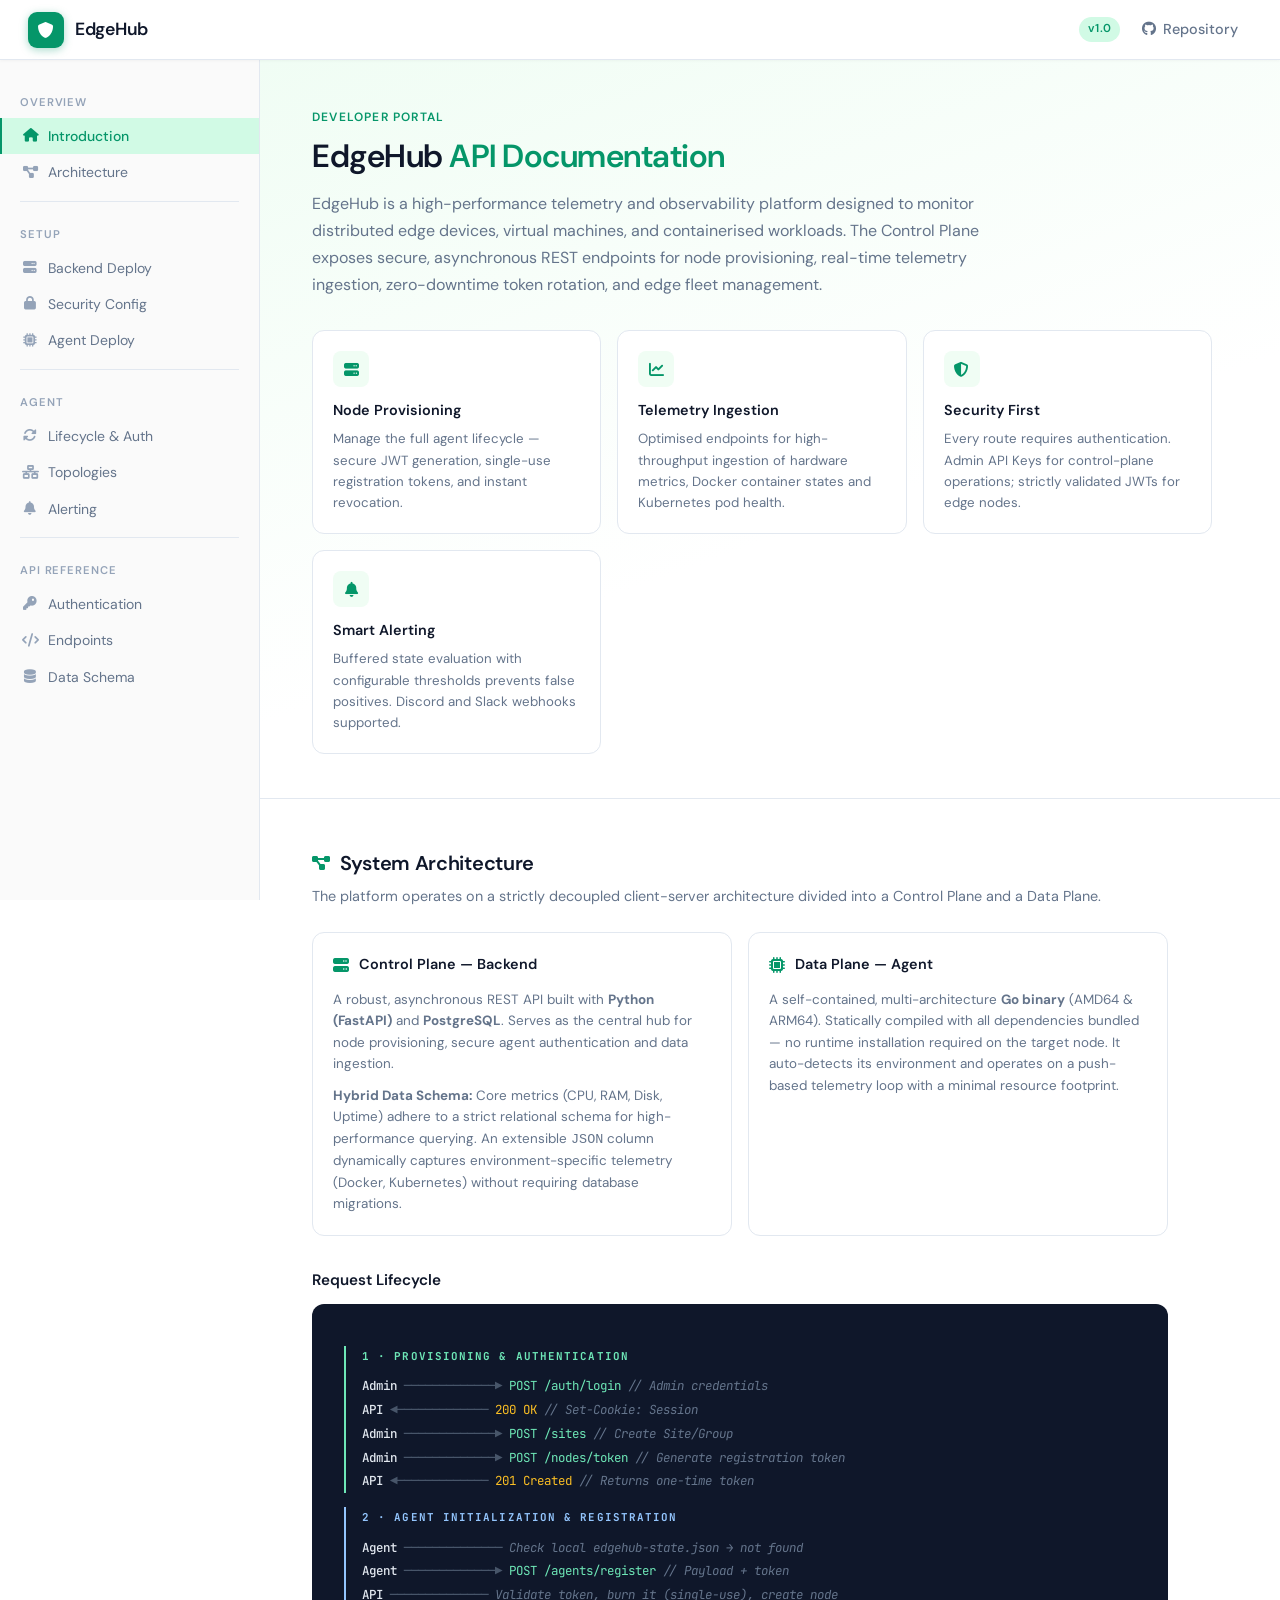
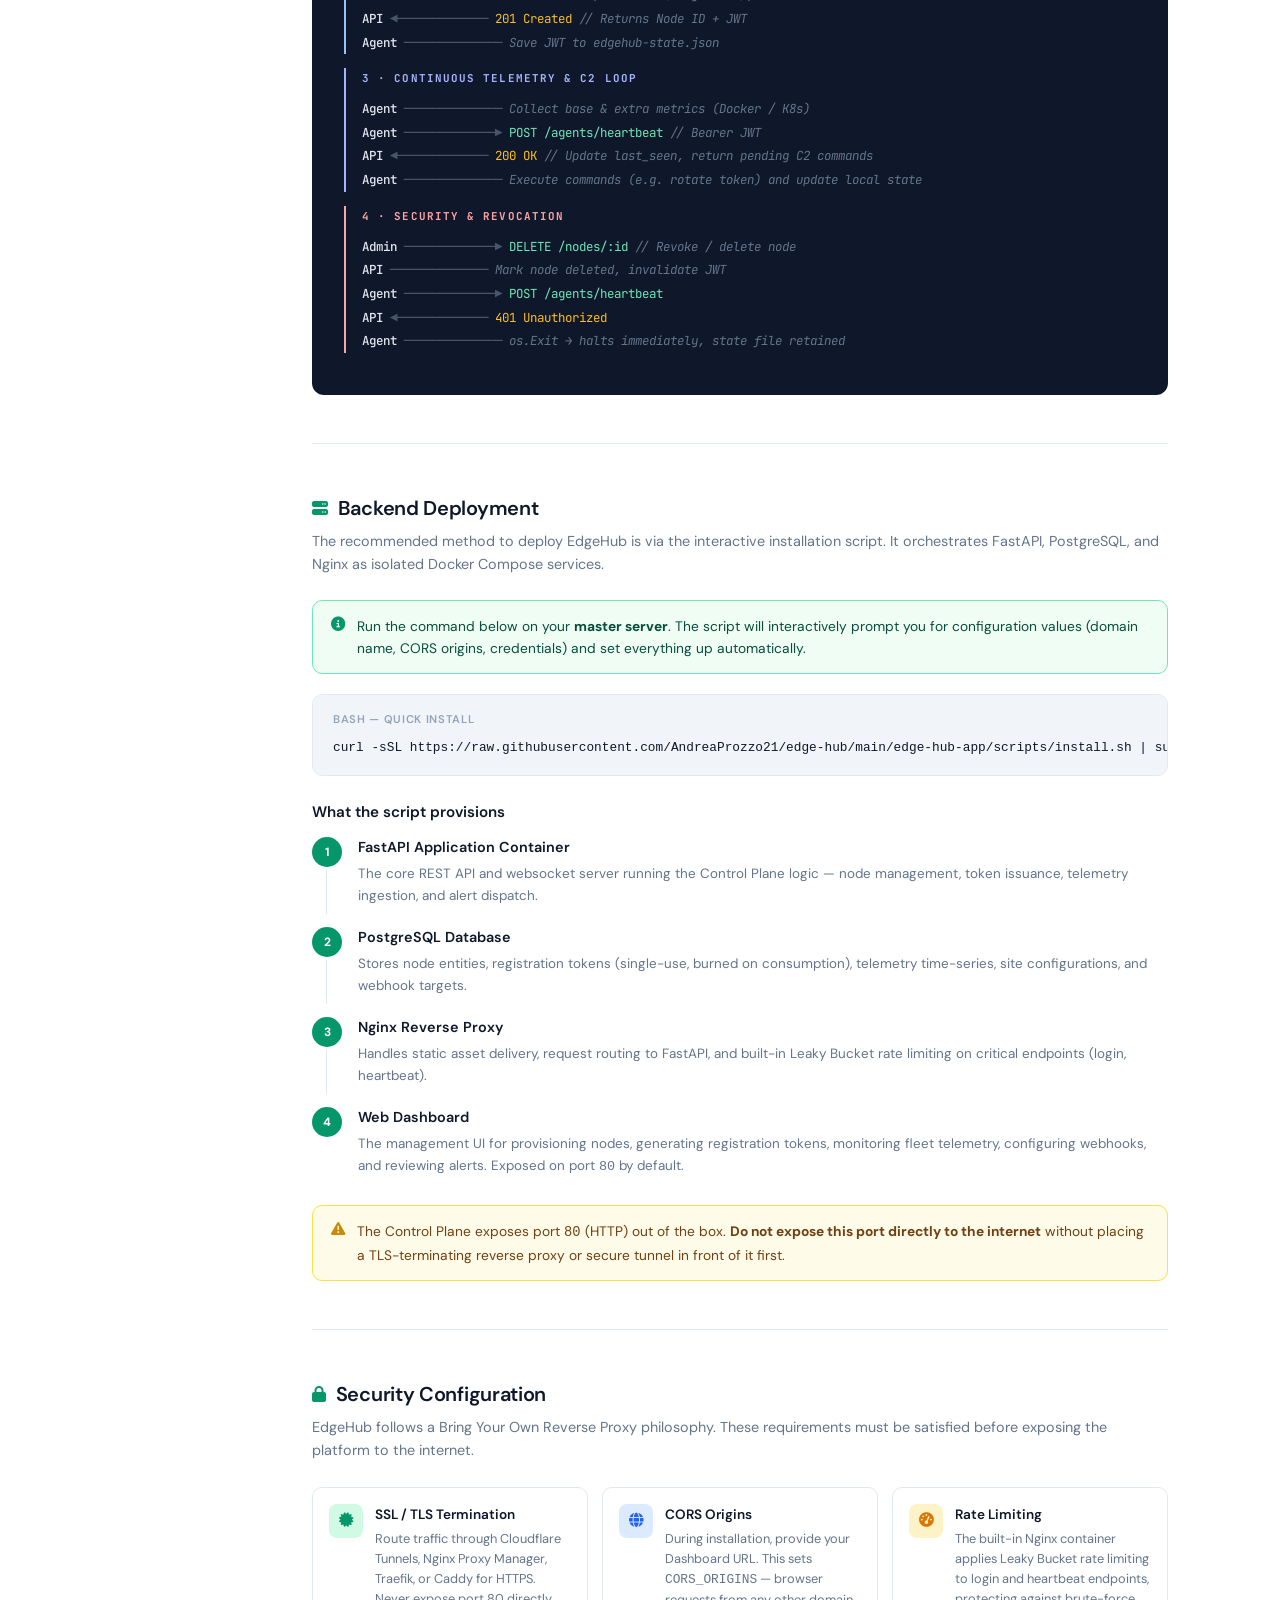
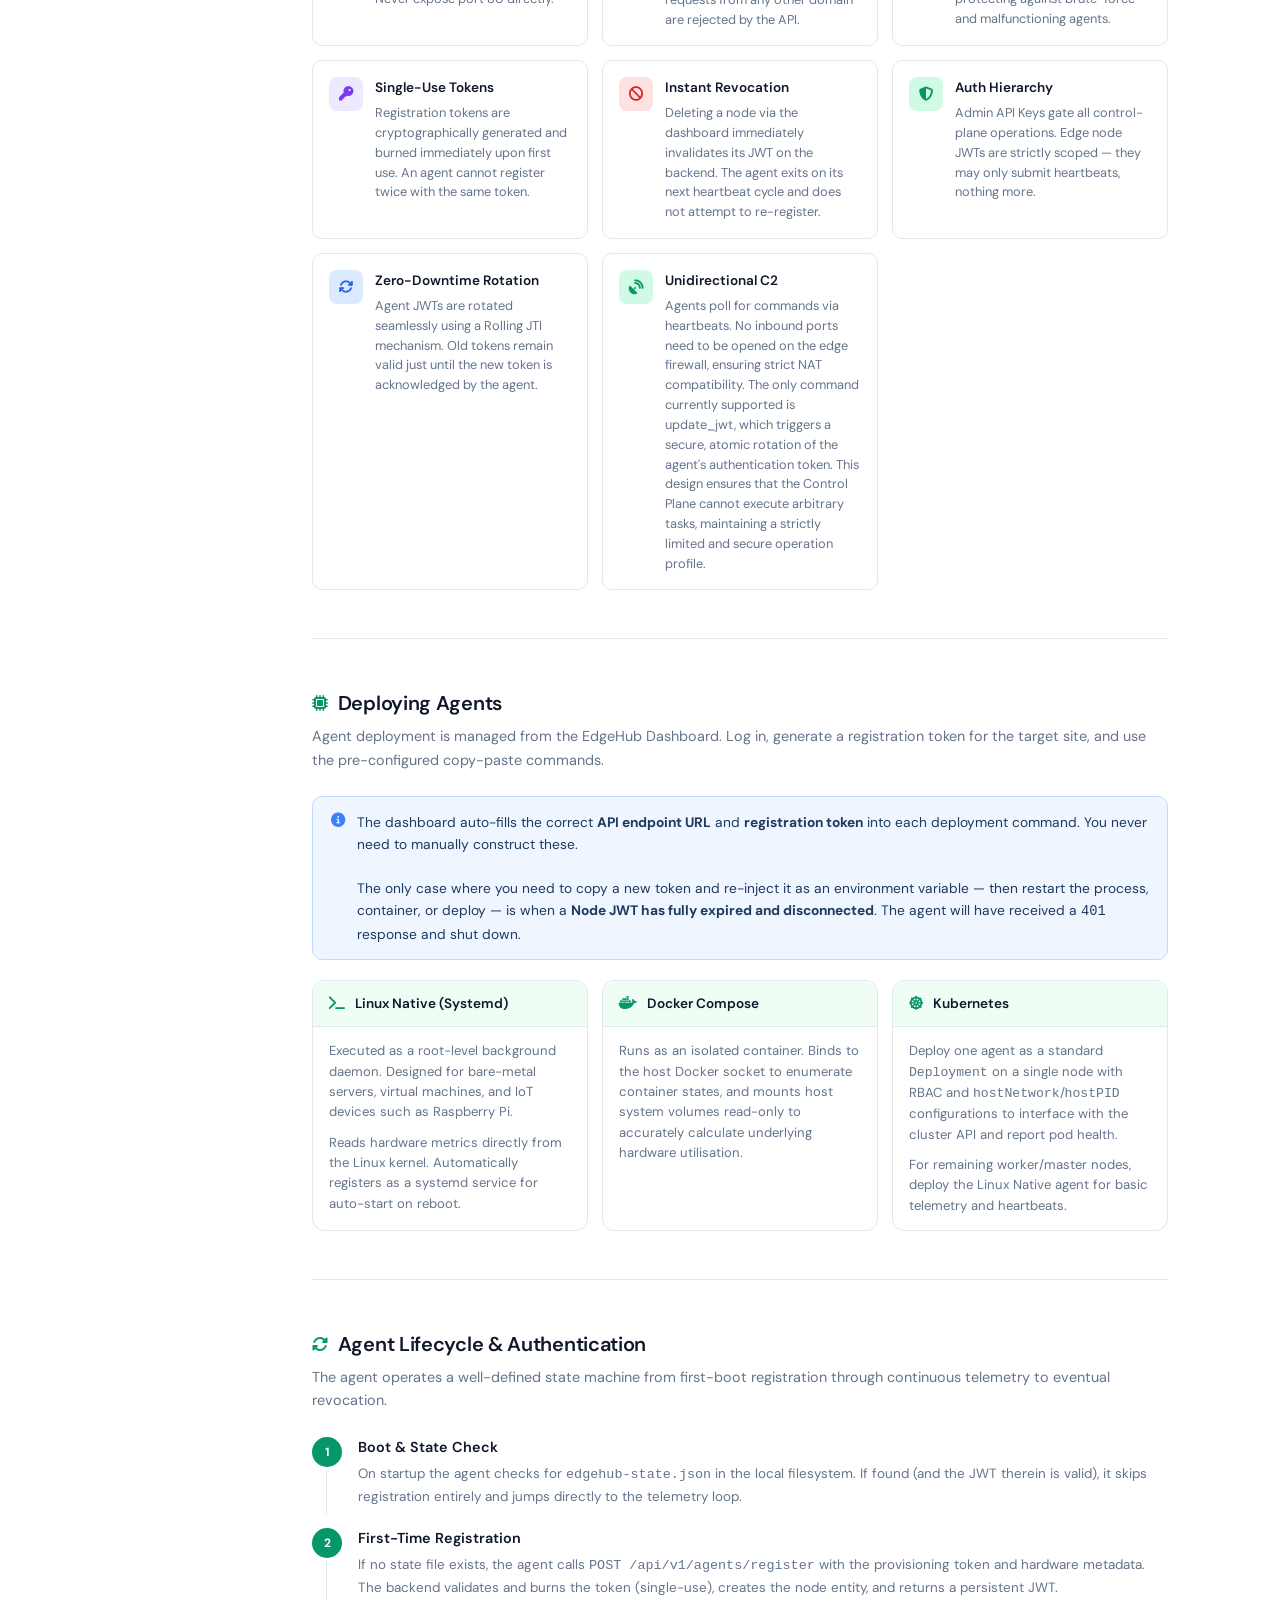
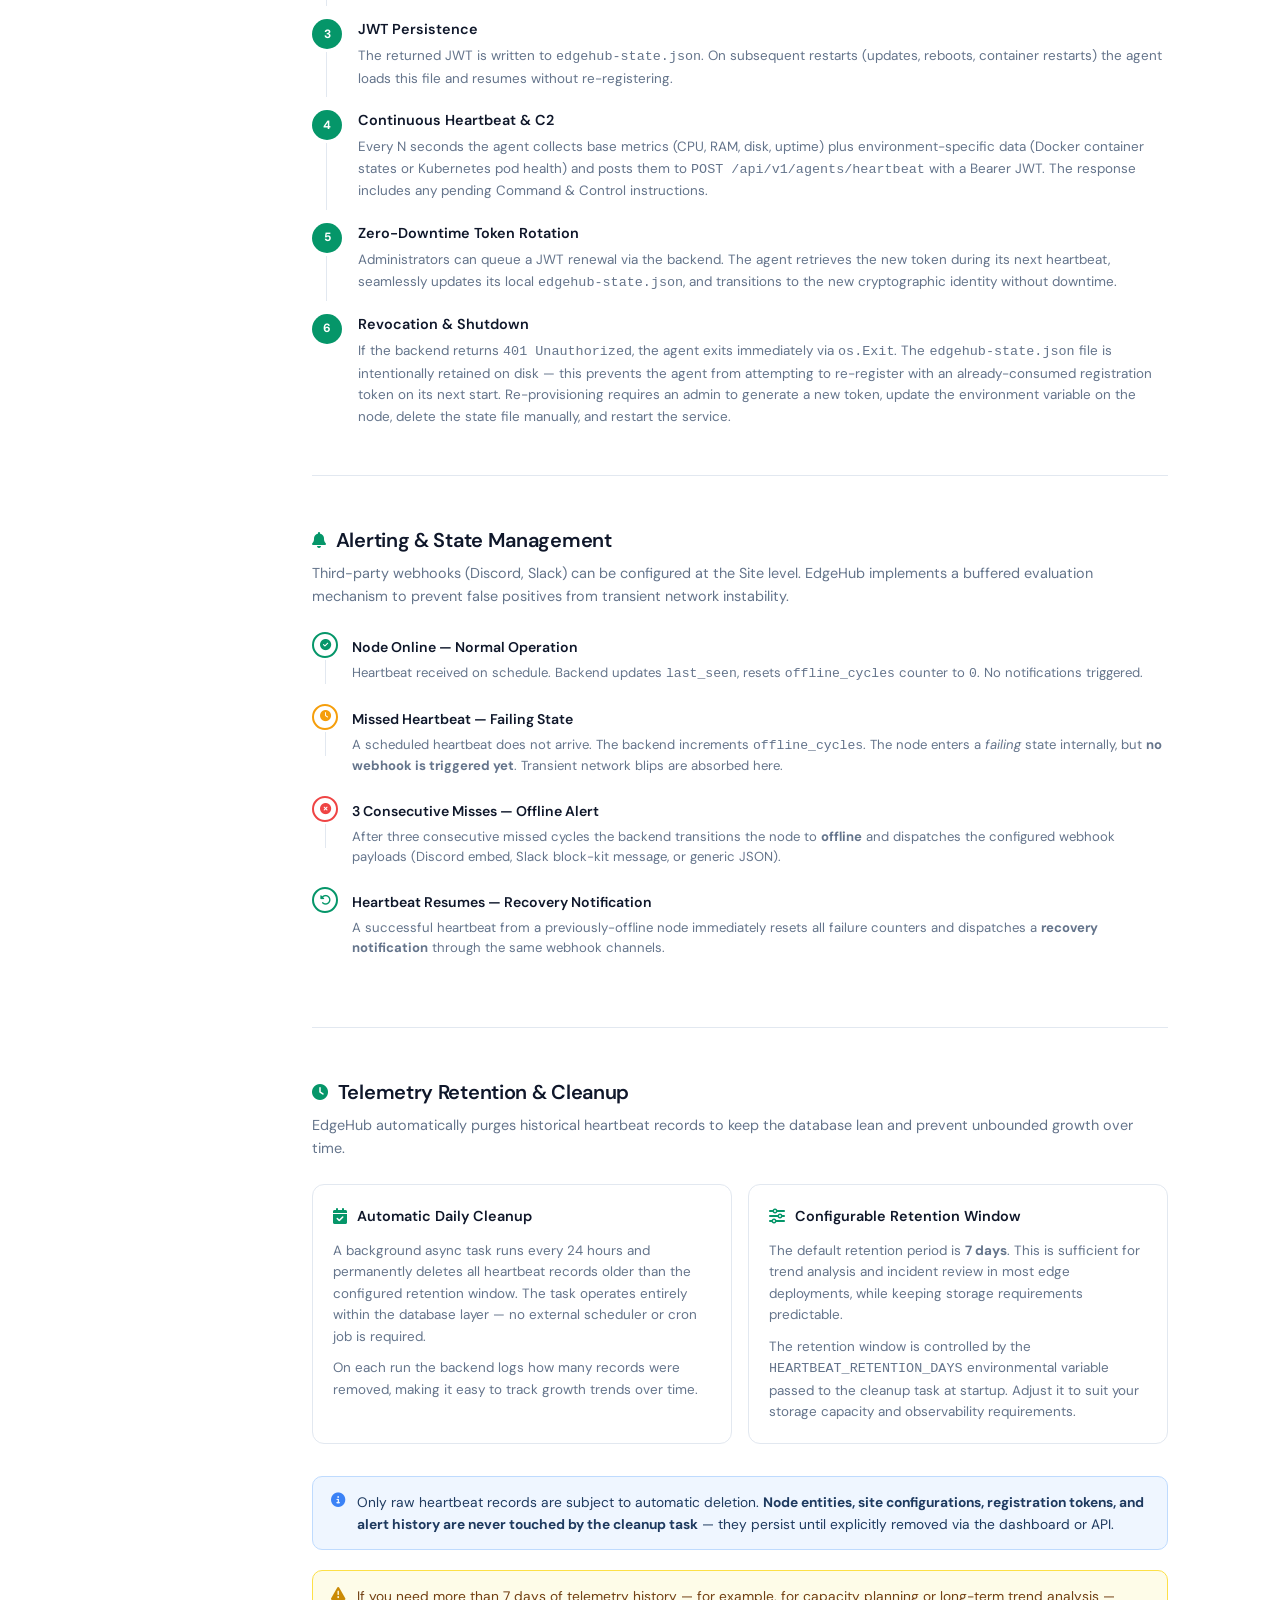
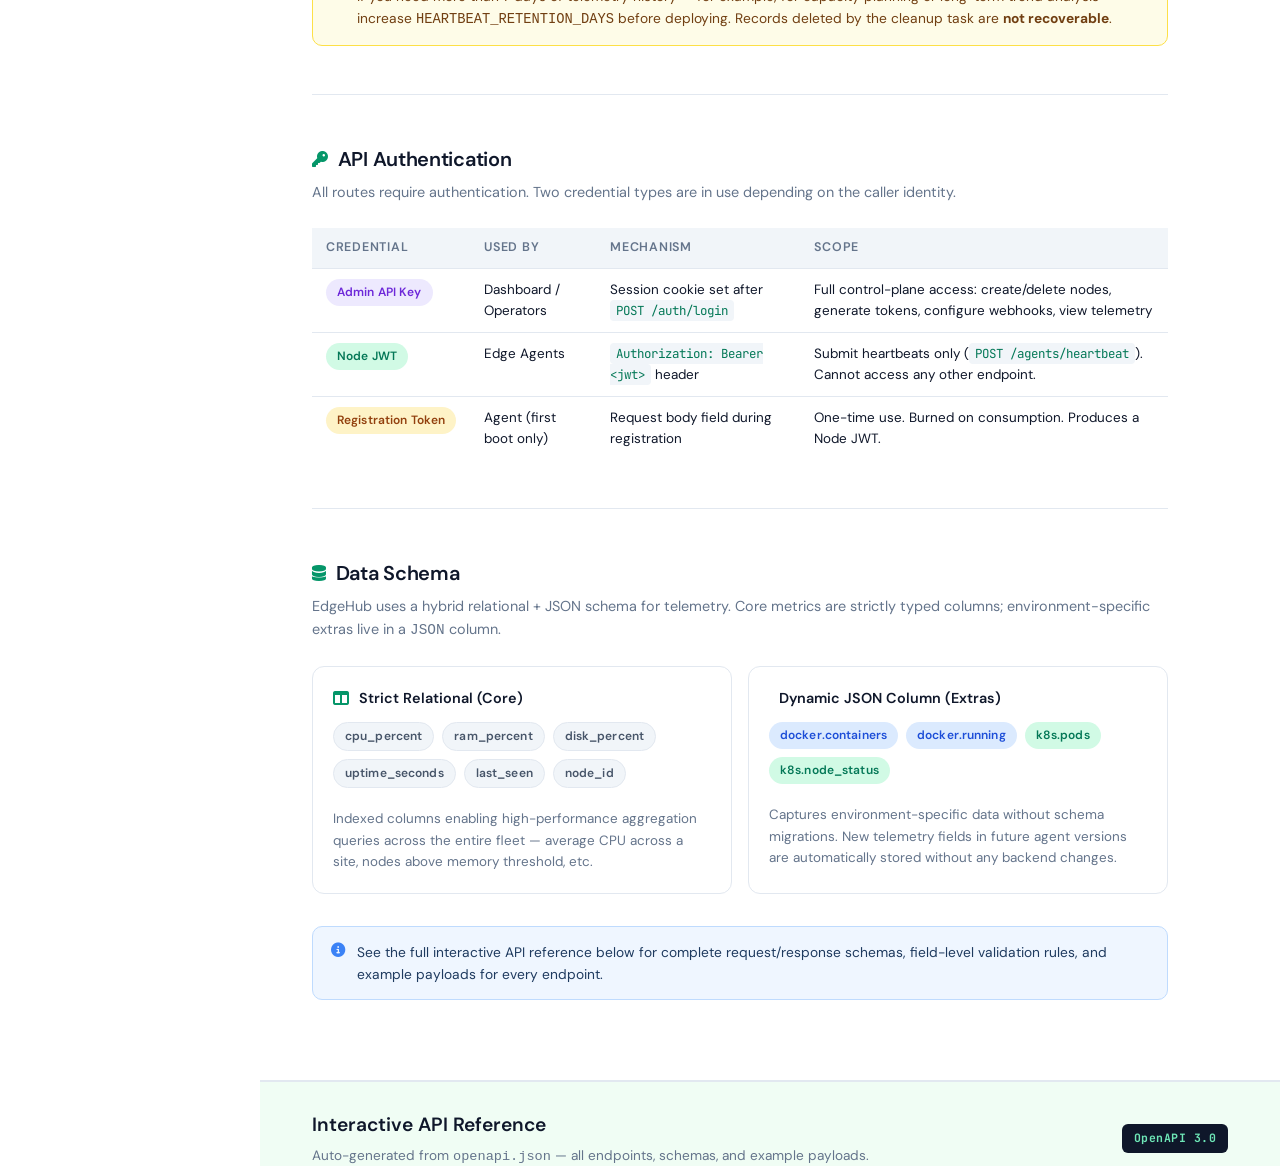
<file: edge-hub-app/docs/index.html>
<!DOCTYPE html>
<html lang="en">
<head>
    <link rel="icon" type="image/x-icon" href="favicon.ico">
    <meta charset="utf-8"/>
    <meta name="viewport" content="width=device-width, initial-scale=1">
    <title>Developer Portal | EdgeHub</title>

    <link rel="preconnect" href="https://fonts.googleapis.com">
    <link rel="preconnect" href="https://fonts.gstatic.com" crossorigin>
    <link href="https://fonts.googleapis.com/css2?family=DM+Sans:ital,opsz,wght@0,9..40,300;0,9..40,400;0,9..40,500;0,9..40,600;1,9..40,400&family=JetBrains+Mono:wght@400;500&display=swap" rel="stylesheet">
    <link rel="stylesheet" href="https://cdnjs.cloudflare.com/ajax/libs/font-awesome/6.4.0/css/all.min.css">

    <style>
        :root {
            --primary: #059669;
            --primary-hover: #047857;
            --primary-light: #d1fae5;
            --primary-mid: #6ee7b7;
            --bg-base: #ffffff;
            --bg-subtle: #f0fdf4;
            --bg-sidebar: #fafafa;
            --text-main: #0f172a;
            --text-muted: #64748b;
            --text-light: #94a3b8;
            --border-color: #e2e8f0;
            --border-strong: #cbd5e1;
            --code-bg: #f1f5f9;
            --danger: #ef4444;
            --warning: #f59e0b;
            --info: #3b82f6;
            --sidebar-width: 260px;
            --nav-height: 60px;
        }

        *, *::before, *::after { box-sizing: border-box; }

        body {
            margin: 0;
            padding: 0;
            font-family: 'DM Sans', sans-serif;
            background-color: var(--bg-base);
            color: var(--text-main);
            font-size: 15px;
            line-height: 1.6;
        }

        /* ─── TOPNAV ─── */
        .topnav {
            position: sticky;
            top: 0;
            z-index: 1000;
            height: var(--nav-height);
            background: var(--bg-base);
            border-bottom: 1px solid var(--border-color);
            display: flex;
            align-items: center;
            justify-content: space-between;
            padding: 0 28px;
            box-shadow: 0 1px 3px rgba(0,0,0,0.04);
        }

        .nav-brand {
            display: flex;
            align-items: center;
            gap: 11px;
            font-weight: 600;
            font-size: 1.1rem;
            color: var(--text-main);
            letter-spacing: -0.3px;
            text-decoration: none;
        }

        .brand-icon {
            width: 36px;
            height: 36px;
            background: var(--primary);
            border-radius: 9px;
            display: flex;
            align-items: center;
            justify-content: center;
            flex-shrink: 0;
            box-shadow: 0 2px 8px rgba(5,150,105,0.35);
        }

        .brand-icon i {
            color: #fff;
            font-size: 16px;
        }

        .nav-right {
            display: flex;
            align-items: center;
            gap: 8px;
        }

        .nav-badge {
            font-size: 0.72rem;
            font-weight: 600;
            color: var(--primary);
            background: var(--primary-light);
            padding: 3px 9px;
            border-radius: 20px;
            letter-spacing: 0.02em;
        }

        .nav-link {
            display: inline-flex;
            align-items: center;
            gap: 7px;
            color: var(--text-muted);
            text-decoration: none;
            font-size: 0.9rem;
            font-weight: 500;
            padding: 6px 14px;
            border-radius: 8px;
            transition: background 0.15s, color 0.15s;
        }

        .nav-link:hover {
            background: var(--bg-subtle);
            color: var(--primary);
        }

        /* ─── LAYOUT ─── */
        .page-wrapper {
            display: flex;
            min-height: calc(100vh - var(--nav-height));
        }

        /* ─── SIDEBAR ─── */
        .sidebar {
            width: var(--sidebar-width);
            flex-shrink: 0;
            background: var(--bg-sidebar);
            border-right: 1px solid var(--border-color);
            position: sticky;
            top: var(--nav-height);
            height: calc(100vh - var(--nav-height));
            overflow-y: auto;
            padding: 20px 0 40px;
            scrollbar-width: thin;
            scrollbar-color: var(--border-strong) transparent;
        }

        .sidebar::-webkit-scrollbar { width: 4px; }
        .sidebar::-webkit-scrollbar-thumb { background: var(--border-strong); border-radius: 4px; }

        .sidebar-section {
            margin-bottom: 4px;
        }

        .sidebar-label {
            font-size: 0.7rem;
            font-weight: 600;
            color: var(--text-light);
            letter-spacing: 0.08em;
            text-transform: uppercase;
            padding: 14px 20px 6px;
        }

        .sidebar-link {
            display: flex;
            align-items: center;
            gap: 10px;
            padding: 7px 20px;
            color: var(--text-muted);
            text-decoration: none;
            font-size: 0.875rem;
            font-weight: 400;
            border-left: 2px solid transparent;
            transition: all 0.15s;
        }

        .sidebar-link i {
            width: 16px;
            text-align: center;
            font-size: 0.85rem;
            color: var(--text-light);
            flex-shrink: 0;
        }

        .sidebar-link:hover {
            color: var(--text-main);
            background: var(--border-color);
        }

        .sidebar-link.active {
            color: var(--primary);
            border-left-color: var(--primary);
            background: var(--primary-light);
            font-weight: 500;
        }

        .sidebar-link.active i {
            color: var(--primary);
        }

        .sidebar-divider {
            height: 1px;
            background: var(--border-color);
            margin: 10px 20px;
        }

        /* ─── MAIN CONTENT ─── */
        .main-content {
            flex: 1;
            min-width: 0;
        }

        /* ─── HERO ─── */
        .hero {
            background: linear-gradient(160deg, var(--bg-subtle) 0%, #ffffff 60%);
            border-bottom: 1px solid var(--border-color);
            padding: 48px 52px 44px;
        }

        .hero-eyebrow {
            font-size: 0.75rem;
            font-weight: 600;
            color: var(--primary);
            letter-spacing: 0.1em;
            text-transform: uppercase;
            margin: 0 0 10px;
        }

        .hero-title {
            font-size: 2rem;
            font-weight: 600;
            color: var(--text-main);
            letter-spacing: -0.5px;
            margin: 0 0 14px;
            line-height: 1.2;
        }

        .hero-title span { color: var(--primary); }

        .hero-desc {
            font-size: 1rem;
            color: var(--text-muted);
            max-width: 680px;
            margin: 0 0 32px;
            line-height: 1.7;
        }

        .hero-cards {
            display: grid;
            grid-template-columns: repeat(auto-fit, minmax(230px, 1fr));
            gap: 16px;
            max-width: 900px;
        }

        .hero-card {
            background: var(--bg-base);
            border: 1px solid var(--border-color);
            border-radius: 12px;
            padding: 20px;
            transition: box-shadow 0.2s, border-color 0.2s, transform 0.2s;
        }

        .hero-card:hover {
            border-color: var(--primary-mid);
            box-shadow: 0 4px 16px rgba(5,150,105,0.10);
            transform: translateY(-2px);
        }

        .hero-card-icon {
            width: 36px;
            height: 36px;
            background: var(--bg-subtle);
            border-radius: 8px;
            display: flex;
            align-items: center;
            justify-content: center;
            margin-bottom: 12px;
        }

        .hero-card-icon i { color: var(--primary); font-size: 15px; }

        .hero-card h3 {
            margin: 0 0 6px;
            font-size: 0.9rem;
            font-weight: 600;
            color: var(--text-main);
        }

        .hero-card p {
            margin: 0;
            font-size: 0.83rem;
            color: var(--text-muted);
            line-height: 1.6;
        }

        /* ─── DOC SECTIONS ─── */
        .doc-body {
            padding: 48px 52px 60px;
            max-width: 960px;
        }

        .section-anchor {
            scroll-margin-top: calc(var(--nav-height) + 20px);
        }

        .section-title {
            font-size: 1.25rem;
            font-weight: 600;
            color: var(--text-main);
            letter-spacing: -0.3px;
            margin: 0 0 6px;
            display: flex;
            align-items: center;
            gap: 10px;
        }

        .section-title i {
            color: var(--primary);
            font-size: 1rem;
        }

        .section-subtitle {
            font-size: 0.9rem;
            color: var(--text-muted);
            margin: 0 0 24px;
        }

        .section-divider {
            border: none;
            border-top: 1px solid var(--border-color);
            margin: 48px 0;
        }

        /* ─── CARDS GRID ─── */
        .cards-grid {
            display: grid;
            grid-template-columns: repeat(auto-fit, minmax(260px, 1fr));
            gap: 16px;
            margin-bottom: 32px;
        }

        .info-card {
            border: 1px solid var(--border-color);
            border-radius: 12px;
            padding: 20px;
            background: var(--bg-base);
        }

        .info-card-header {
            display: flex;
            align-items: center;
            gap: 10px;
            margin-bottom: 12px;
        }

        .info-card-header i {
            color: var(--primary);
            font-size: 1rem;
        }

        .info-card-header h4 {
            margin: 0;
            font-size: 0.9rem;
            font-weight: 600;
            color: var(--text-main);
        }

        .info-card p {
            margin: 0 0 10px;
            font-size: 0.84rem;
            color: var(--text-muted);
            line-height: 1.6;
        }

        .info-card p:last-child { margin-bottom: 0; }

        /* ─── STEPS ─── */
        .steps {
            counter-reset: step;
            margin: 0 0 28px;
        }

        .step {
            display: flex;
            gap: 16px;
            margin-bottom: 20px;
            position: relative;
        }

        .step:not(:last-child)::before {
            content: '';
            position: absolute;
            left: 14px;
            top: 34px;
            bottom: -8px;
            width: 1px;
            background: var(--border-color);
        }

        .step-num {
            counter-increment: step;
            width: 30px;
            height: 30px;
            border-radius: 50%;
            background: var(--primary);
            color: #fff;
            font-size: 0.75rem;
            font-weight: 700;
            display: flex;
            align-items: center;
            justify-content: center;
            flex-shrink: 0;
            margin-top: 1px;
        }

        .step-body h4 {
            margin: 0 0 4px;
            font-size: 0.9rem;
            font-weight: 600;
            color: var(--text-main);
        }

        .step-body p {
            margin: 0;
            font-size: 0.84rem;
            color: var(--text-muted);
            line-height: 1.6;
        }

        /* ─── CODE ─── */
        .code-block {
            background: var(--code-bg);
            border: 1px solid var(--border-color);
            border-radius: 10px;
            padding: 16px 20px;
            font-family: 'JetBrains Mono', monospace;
            font-size: 0.8rem;
            color: var(--text-main);
            overflow-x: auto;
            margin: 12px 0 20px;
            position: relative;
        }

        .code-block .code-label {
            font-family: 'DM Sans', sans-serif;
            font-size: 0.7rem;
            font-weight: 600;
            color: var(--text-light);
            letter-spacing: 0.06em;
            text-transform: uppercase;
            margin-bottom: 8px;
        }

        .code-block code {
            display: block;
            white-space: pre;
            line-height: 1.7;
        }

        .token-kw { color: #7c3aed; }
        .token-str { color: #059669; }
        .token-cmt { color: #94a3b8; font-style: italic; }
        .token-cmd { color: #0f172a; }

        /* ─── BADGE ROW ─── */
        .badge-row {
            display: flex;
            flex-wrap: wrap;
            gap: 8px;
            margin: 0 0 20px;
        }

        .badge {
            font-size: 0.75rem;
            font-weight: 600;
            padding: 4px 11px;
            border-radius: 20px;
            letter-spacing: 0.01em;
            white-space: nowrap;
            display: inline-block;
        }

        .badge-green  { background: var(--primary-light); color: var(--primary-hover); }
        .badge-blue   { background: #dbeafe; color: #1d4ed8; }
        .badge-amber  { background: #fef3c7; color: #92400e; }
        .badge-red    { background: #fee2e2; color: #b91c1c; }
        .badge-purple { background: #ede9fe; color: #6d28d9; }
        .badge-gray   { background: #f1f5f9; color: #475569; border: 1px solid var(--border-color); }

        /* ─── TABLE ─── */
        .doc-table {
            width: 100%;
            border-collapse: collapse;
            font-size: 0.84rem;
            margin: 0 0 24px;
        }

        .doc-table th {
            text-align: left;
            padding: 10px 14px;
            font-weight: 600;
            font-size: 0.78rem;
            text-transform: uppercase;
            letter-spacing: 0.06em;
            color: var(--text-muted);
            background: var(--code-bg);
            border-bottom: 1px solid var(--border-color);
        }

        .doc-table td {
            padding: 10px 14px;
            color: var(--text-main);
            border-bottom: 1px solid var(--border-color);
            vertical-align: top;
        }

        .doc-table tr:last-child td { border-bottom: none; }
        .doc-table tr:hover td { background: var(--bg-subtle); }

        .doc-table code {
            font-family: 'JetBrains Mono', monospace;
            font-size: 0.78rem;
            background: var(--code-bg);
            padding: 2px 6px;
            border-radius: 4px;
            color: var(--primary-hover);
        }

        /* ─── CALLOUT ─── */
        .callout {
            border-radius: 10px;
            padding: 14px 18px;
            font-size: 0.86rem;
            margin: 0 0 20px;
            display: flex;
            gap: 12px;
            align-items: flex-start;
            line-height: 1.6;
        }

        .callout i { margin-top: 2px; flex-shrink: 0; font-size: 0.9rem; }

        .callout-warn  { background: #fefce8; border: 1px solid #fde047; color: #713f12; }
        .callout-warn i { color: #ca8a04; }
        .callout-info  { background: #eff6ff; border: 1px solid #bfdbfe; color: #1e3a5f; }
        .callout-info i { color: var(--info); }
        .callout-danger{ background: #fff1f2; border: 1px solid #fecdd3; color: #881337; }
        .callout-danger i { color: var(--danger); }
        .callout-green { background: var(--bg-subtle); border: 1px solid var(--primary-mid); color: #064e3b; }
        .callout-green i { color: var(--primary); }

        /* ─── SEQUENCE DIAGRAM ─── */
        .sequence-block {
            background: #0f172a;
            border-radius: 12px;
            padding: 28px 32px;
            margin: 12px 0 24px;
            font-family: 'JetBrains Mono', monospace;
            font-size: 0.78rem;
            line-height: 1.9;
            overflow-x: auto;
        }

        .seq-phase {
            border-left: 2px solid;
            padding-left: 16px;
            margin: 14px 0;
        }
        .seq-phase.provision { border-color: #6ee7b7; }
        .seq-phase.register  { border-color: #93c5fd; }
        .seq-phase.telemetry { border-color: #a5b4fc; }
        .seq-phase.revoke    { border-color: #fca5a5; }

        .seq-label {
            font-size: 0.68rem;
            font-weight: 700;
            letter-spacing: 0.1em;
            text-transform: uppercase;
            margin-bottom: 8px;
        }
        .seq-phase.provision .seq-label { color: #6ee7b7; }
        .seq-phase.register  .seq-label { color: #93c5fd; }
        .seq-phase.telemetry .seq-label { color: #a5b4fc; }
        .seq-phase.revoke    .seq-label { color: #fca5a5; }

        .seq-line { color: #94a3b8; }
        .seq-line .actor { color: #e2e8f0; font-weight: 500; }
        .seq-line .arrow { color: #475569; }
        .seq-line .method { color: #6ee7b7; }
        .seq-line .status { color: #fbbf24; }
        .seq-line .note   { color: #64748b; font-style: italic; }

        /* ─── TOPOLOGY GRID ─── */
        .topo-grid {
            display: grid;
            grid-template-columns: repeat(auto-fit, minmax(220px, 1fr));
            gap: 14px;
            margin: 0 0 28px;
        }

        .topo-card {
            border: 1px solid var(--border-color);
            border-radius: 12px;
            overflow: hidden;
        }

        .topo-header {
            background: var(--bg-subtle);
            padding: 12px 16px;
            display: flex;
            align-items: center;
            gap: 10px;
            border-bottom: 1px solid var(--border-color);
        }

        .topo-header i { color: var(--primary); font-size: 0.9rem; }
        .topo-header h4 { margin: 0; font-size: 0.85rem; font-weight: 600; color: var(--text-main); }

        .topo-body {
            padding: 14px 16px;
        }

        .topo-body p {
            margin: 0 0 10px;
            font-size: 0.82rem;
            color: var(--text-muted);
            line-height: 1.55;
        }

        .topo-body p:last-child { margin-bottom: 0; }

        .topo-tag {
            display: inline-block;
            font-size: 0.7rem;
            font-weight: 600;
            background: var(--code-bg);
            color: var(--text-muted);
            padding: 2px 8px;
            border-radius: 5px;
            font-family: 'JetBrains Mono', monospace;
            border: 1px solid var(--border-color);
        }

        /* ─── ALERT FLOW ─── */
        .alert-flow {
            display: flex;
            flex-direction: column;
            gap: 0;
            margin: 0 0 24px;
        }

        .alert-step {
            display: flex;
            align-items: flex-start;
            gap: 14px;
        }

        .alert-line-wrap {
            display: flex;
            flex-direction: column;
            align-items: center;
            flex-shrink: 0;
        }

        .alert-dot {
            width: 26px;
            height: 26px;
            border-radius: 50%;
            border: 2px solid var(--primary);
            background: var(--bg-base);
            display: flex;
            align-items: center;
            justify-content: center;
            flex-shrink: 0;
        }

        .alert-dot i { font-size: 0.7rem; color: var(--primary); }
        .alert-dot.red { border-color: var(--danger); }
        .alert-dot.red i { color: var(--danger); }
        .alert-dot.amber { border-color: var(--warning); }
        .alert-dot.amber i { color: var(--warning); }

        .alert-connector {
            width: 1px;
            flex: 1;
            min-height: 24px;
            background: var(--border-color);
            margin: 2px 0;
        }

        .alert-body {
            padding-bottom: 20px;
        }

        .alert-body h4 {
            margin: 4px 0 4px;
            font-size: 0.88rem;
            font-weight: 600;
            color: var(--text-main);
        }

        .alert-body p {
            margin: 0;
            font-size: 0.82rem;
            color: var(--text-muted);
            line-height: 1.55;
        }

        /* ─── SECURITY GRID ─── */
        .security-grid {
            display: grid;
            grid-template-columns: repeat(auto-fit, minmax(240px, 1fr));
            gap: 14px;
            margin: 0 0 28px;
        }

        .security-item {
            border: 1px solid var(--border-color);
            border-radius: 10px;
            padding: 16px;
            display: flex;
            gap: 12px;
        }

        .security-icon {
            width: 34px;
            height: 34px;
            border-radius: 8px;
            display: flex;
            align-items: center;
            justify-content: center;
            flex-shrink: 0;
        }

        .security-icon.green  { background: var(--primary-light); }
        .security-icon.amber  { background: #fef3c7; }
        .security-icon.blue   { background: #dbeafe; }
        .security-icon.red    { background: #fee2e2; }
        .security-icon.purple { background: #ede9fe; }

        .security-icon.green  i { color: var(--primary); font-size: 0.9rem; }
        .security-icon.amber  i { color: #d97706; font-size: 0.9rem; }
        .security-icon.blue   i { color: #2563eb; font-size: 0.9rem; }
        .security-icon.red    i { color: #dc2626; font-size: 0.9rem; }
        .security-icon.purple i { color: #7c3aed; font-size: 0.9rem; }

        .security-text h4 { margin: 0 0 4px; font-size: 0.85rem; font-weight: 600; color: var(--text-main); }
        .security-text p  { margin: 0; font-size: 0.8rem; color: var(--text-muted); line-height: 1.55; }

        /* ─── REDOC WRAPPER ─── */
        .redoc-divider {
            border-top: 2px solid var(--border-color);
            margin: 0;
        }

        .redoc-header {
            padding: 28px 52px 20px;
            background: var(--bg-subtle);
            border-bottom: 1px solid var(--border-color);
            display: flex;
            align-items: center;
            justify-content: space-between;
        }

        .redoc-header h2 {
            margin: 0 0 4px;
            font-size: 1.2rem;
            font-weight: 600;
            color: var(--text-main);
        }

        .redoc-header p {
            margin: 0;
            font-size: 0.85rem;
            color: var(--text-muted);
        }

        .redoc-badge {
            font-size: 0.72rem;
            font-weight: 700;
            background: #0f172a;
            color: #6ee7b7;
            padding: 5px 12px;
            border-radius: 6px;
            letter-spacing: 0.04em;
            font-family: 'JetBrains Mono', monospace;
        }

        .redoc-container { width: 100%; }

        /* ─── RESPONSIVE ─── */
        @media (max-width: 860px) {
            .sidebar { display: none; }
            .hero { padding: 32px 24px 28px; }
            .doc-body { padding: 32px 24px 48px; }
            .redoc-header { padding: 20px 24px 16px; flex-direction: column; align-items: flex-start; gap: 10px; }
        }
    </style>
</head>
<body>

<header class="topnav">
    <a class="nav-brand" href="#">
        <div class="brand-icon">
            <i class="fas fa-shield"></i>
        </div>
        EdgeHub
    </a>
    <div class="nav-right">
        <span class="nav-badge">v1.0</span>
        <a class="nav-link" href="https://github.com/AndreaProzzo21/edge-hub" target="_blank">
            <i class="fab fa-github"></i> Repository
        </a>
    </div>
</header>

<div class="page-wrapper">

    <nav class="sidebar">
        <div class="sidebar-section">
            <div class="sidebar-label">Overview</div>
            <a class="sidebar-link active" href="#overview">
                <i class="fas fa-house"></i> Introduction
            </a>
            <a class="sidebar-link" href="#architecture">
                <i class="fas fa-diagram-project"></i> Architecture
            </a>
        </div>
        <div class="sidebar-divider"></div>
        <div class="sidebar-section">
            <div class="sidebar-label">Setup</div>
            <a class="sidebar-link" href="#backend-setup">
                <i class="fas fa-server"></i> Backend Deploy
            </a>
            <a class="sidebar-link" href="#security-config">
                <i class="fas fa-lock"></i> Security Config
            </a>
            <a class="sidebar-link" href="#agent-deploy">
                <i class="fas fa-microchip"></i> Agent Deploy
            </a>
        </div>
        <div class="sidebar-divider"></div>
        <div class="sidebar-section">
            <div class="sidebar-label">Agent</div>
            <a class="sidebar-link" href="#agent-lifecycle">
                <i class="fas fa-rotate"></i> Lifecycle & Auth
            </a>
            <a class="sidebar-link" href="#topologies">
                <i class="fas fa-network-wired"></i> Topologies
            </a>
            <a class="sidebar-link" href="#alerting">
                <i class="fas fa-bell"></i> Alerting
            </a>
        </div>
        <div class="sidebar-divider"></div>
        <div class="sidebar-section">
            <div class="sidebar-label">API Reference</div>
            <a class="sidebar-link" href="#api-auth">
                <i class="fas fa-key"></i> Authentication
            </a>
            <a class="sidebar-link" href="#api-endpoints">
                <i class="fas fa-code"></i> Endpoints
            </a>
            <a class="sidebar-link" href="#api-schema">
                <i class="fas fa-database"></i> Data Schema
            </a>
        </div>
    </nav>

    <div class="main-content">

        <section class="hero" id="overview">
            <p class="hero-eyebrow">Developer Portal</p>
            <h1 class="hero-title">EdgeHub <span>API Documentation</span></h1>
            <p class="hero-desc">
                EdgeHub is a high-performance telemetry and observability platform designed to monitor distributed edge devices, virtual machines, and containerised workloads. The Control Plane exposes secure, asynchronous REST endpoints for node provisioning, real-time telemetry ingestion, zero-downtime token rotation, and edge fleet management.
            </p>
            <div class="hero-cards">
                <div class="hero-card">
                    <div class="hero-card-icon"><i class="fas fa-server"></i></div>
                    <h3>Node Provisioning</h3>
                    <p>Manage the full agent lifecycle — secure JWT generation, single-use registration tokens, and instant revocation.</p>
                </div>
                <div class="hero-card">
                    <div class="hero-card-icon"><i class="fas fa-chart-line"></i></div>
                    <h3>Telemetry Ingestion</h3>
                    <p>Optimised endpoints for high-throughput ingestion of hardware metrics, Docker container states and Kubernetes pod health.</p>
                </div>
                <div class="hero-card">
                    <div class="hero-card-icon"><i class="fas fa-shield-halved"></i></div>
                    <h3>Security First</h3>
                    <p>Every route requires authentication. Admin API Keys for control-plane operations; strictly validated JWTs for edge nodes.</p>
                </div>
                <div class="hero-card">
                    <div class="hero-card-icon"><i class="fas fa-bell"></i></div>
                    <h3>Smart Alerting</h3>
                    <p>Buffered state evaluation with configurable thresholds prevents false positives. Discord and Slack webhooks supported.</p>
                </div>
            </div>
        </section>

        <div class="doc-body">

            <section class="section-anchor" id="architecture">
                <h2 class="section-title"><i class="fas fa-diagram-project"></i> System Architecture</h2>
                <p class="section-subtitle">The platform operates on a strictly decoupled client-server architecture divided into a Control Plane and a Data Plane.</p>

                <div class="cards-grid">
                    <div class="info-card">
                        <div class="info-card-header">
                            <i class="fas fa-server"></i>
                            <h4>Control Plane — Backend</h4>
                        </div>
                        <p>A robust, asynchronous REST API built with <strong>Python (FastAPI)</strong> and <strong>PostgreSQL</strong>. Serves as the central hub for node provisioning, secure agent authentication and data ingestion.</p>
                        <p><strong>Hybrid Data Schema:</strong> Core metrics (CPU, RAM, Disk, Uptime) adhere to a strict relational schema for high-performance querying. An extensible <code>JSON</code> column dynamically captures environment-specific telemetry (Docker, Kubernetes) without requiring database migrations.</p>
                    </div>
                    <div class="info-card">
                        <div class="info-card-header">
                            <i class="fas fa-microchip"></i>
                            <h4>Data Plane — Agent</h4>
                        </div>
                        <p>A self-contained, multi-architecture <strong>Go binary</strong> (AMD64 &amp; ARM64). Statically compiled with all dependencies bundled — no runtime installation required on the target node. It auto-detects its environment and operates on a push-based telemetry loop with a minimal resource footprint.</p>
                    </div>
                </div>

                <h3 style="font-size:0.95rem; font-weight:600; color:var(--text-main); margin:0 0 10px;">Request Lifecycle</h3>
                <div class="sequence-block">
                    <div class="seq-phase provision">
                        <div class="seq-label">1 · Provisioning &amp; Authentication</div>
                        <div class="seq-line"><span class="actor">Admin</span> <span class="arrow">─────────────▶</span> <span class="method">POST /auth/login</span> <span class="note">// Admin credentials</span></div>
                        <div class="seq-line"><span class="actor">API  </span> <span class="arrow">◀─────────────</span> <span class="status">200 OK</span> <span class="note">// Set-Cookie: Session</span></div>
                        <div class="seq-line"><span class="actor">Admin</span> <span class="arrow">─────────────▶</span> <span class="method">POST /sites</span> <span class="note">// Create Site/Group</span></div>
                        <div class="seq-line"><span class="actor">Admin</span> <span class="arrow">─────────────▶</span> <span class="method">POST /nodes/token</span> <span class="note">// Generate registration token</span></div>
                        <div class="seq-line"><span class="actor">API  </span> <span class="arrow">◀─────────────</span> <span class="status">201 Created</span> <span class="note">// Returns one-time token</span></div>
                    </div>
                    <div class="seq-phase register">
                        <div class="seq-label">2 · Agent Initialization &amp; Registration</div>
                        <div class="seq-line"><span class="actor">Agent</span> <span class="arrow">──────────────</span> <span class="note">Check local edgehub-state.json → not found</span></div>
                        <div class="seq-line"><span class="actor">Agent</span> <span class="arrow">─────────────▶</span> <span class="method">POST /agents/register</span> <span class="note">// Payload + token</span></div>
                        <div class="seq-line"><span class="actor">API  </span> <span class="arrow">──────────────</span> <span class="note">Validate token, burn it (single-use), create node</span></div>
                        <div class="seq-line"><span class="actor">API  </span> <span class="arrow">◀─────────────</span> <span class="status">201 Created</span> <span class="note">// Returns Node ID + JWT</span></div>
                        <div class="seq-line"><span class="actor">Agent</span> <span class="arrow">──────────────</span> <span class="note">Save JWT to edgehub-state.json</span></div>
                    </div>
                    <div class="seq-phase telemetry">
                        <div class="seq-label">3 · Continuous Telemetry &amp; C2 Loop</div>
                        <div class="seq-line"><span class="actor">Agent</span> <span class="arrow">──────────────</span> <span class="note">Collect base &amp; extra metrics (Docker / K8s)</span></div>
                        <div class="seq-line"><span class="actor">Agent</span> <span class="arrow">─────────────▶</span> <span class="method">POST /agents/heartbeat</span> <span class="note">// Bearer JWT</span></div>
                        <div class="seq-line"><span class="actor">API  </span> <span class="arrow">◀─────────────</span> <span class="status">200 OK</span> <span class="note">// Update last_seen, return pending C2 commands</span></div>
                        <div class="seq-line"><span class="actor">Agent</span> <span class="arrow">──────────────</span> <span class="note">Execute commands (e.g. rotate token) and update local state</span></div>
                    </div>
                    <div class="seq-phase revoke">
                        <div class="seq-label">4 · Security &amp; Revocation</div>
                        <div class="seq-line"><span class="actor">Admin</span> <span class="arrow">─────────────▶</span> <span class="method">DELETE /nodes/:id</span> <span class="note">// Revoke / delete node</span></div>
                        <div class="seq-line"><span class="actor">API  </span> <span class="arrow">──────────────</span> <span class="note">Mark node deleted, invalidate JWT</span></div>
                        <div class="seq-line"><span class="actor">Agent</span> <span class="arrow">─────────────▶</span> <span class="method">POST /agents/heartbeat</span></div>
                        <div class="seq-line"><span class="actor">API  </span> <span class="arrow">◀─────────────</span> <span class="status">401 Unauthorized</span></div>
                        <div class="seq-line"><span class="actor">Agent</span> <span class="arrow">──────────────</span> <span class="note">os.Exit → halts immediately, state file retained</span></div>
                    </div>
                </div>
            </section>

            <hr class="section-divider">

            <section class="section-anchor" id="backend-setup">
                <h2 class="section-title"><i class="fas fa-server"></i> Backend Deployment</h2>
                <p class="section-subtitle">The recommended method to deploy EdgeHub is via the interactive installation script. It orchestrates FastAPI, PostgreSQL, and Nginx as isolated Docker Compose services.</p>

                <div class="callout callout-green">
                    <i class="fas fa-circle-info"></i>
                    <div>Run the command below on your <strong>master server</strong>. The script will interactively prompt you for configuration values (domain name, CORS origins, credentials) and set everything up automatically.</div>
                </div>

                <div class="code-block">
                    <div class="code-label">bash — quick install</div>
                    <code><span class="token-cmd">curl -sSL https://raw.githubusercontent.com/AndreaProzzo21/edge-hub/main/edge-hub-app/scripts/install.sh | sudo bash</span></code>
                </div>

                <h3 style="font-size:0.95rem;font-weight:600;color:var(--text-main);margin:24px 0 12px;">What the script provisions</h3>
                <div class="steps">
                    <div class="step">
                        <div class="step-num">1</div>
                        <div class="step-body">
                            <h4>FastAPI Application Container</h4>
                            <p>The core REST API and websocket server running the Control Plane logic — node management, token issuance, telemetry ingestion, and alert dispatch.</p>
                        </div>
                    </div>
                    <div class="step">
                        <div class="step-num">2</div>
                        <div class="step-body">
                            <h4>PostgreSQL Database</h4>
                            <p>Stores node entities, registration tokens (single-use, burned on consumption), telemetry time-series, site configurations, and webhook targets.</p>
                        </div>
                    </div>
                    <div class="step">
                        <div class="step-num">3</div>
                        <div class="step-body">
                            <h4>Nginx Reverse Proxy</h4>
                            <p>Handles static asset delivery, request routing to FastAPI, and built-in Leaky Bucket rate limiting on critical endpoints (login, heartbeat).</p>
                        </div>
                    </div>
                    <div class="step">
                        <div class="step-num">4</div>
                        <div class="step-body">
                            <h4>Web Dashboard</h4>
                            <p>The management UI for provisioning nodes, generating registration tokens, monitoring fleet telemetry, configuring webhooks, and reviewing alerts. Exposed on port <code>80</code> by default.</p>
                        </div>
                    </div>
                </div>

                <div class="callout callout-warn">
                    <i class="fas fa-triangle-exclamation"></i>
                    <div>The Control Plane exposes port <code>80</code> (HTTP) out of the box. <strong>Do not expose this port directly to the internet</strong> without placing a TLS-terminating reverse proxy or secure tunnel in front of it first.</div>
                </div>
            </section>

            <hr class="section-divider">

            <section class="section-anchor" id="security-config">
                <h2 class="section-title"><i class="fas fa-lock"></i> Security Configuration</h2>
                <p class="section-subtitle">EdgeHub follows a Bring Your Own Reverse Proxy philosophy. These requirements must be satisfied before exposing the platform to the internet.</p>

                <div class="security-grid">
                    <div class="security-item">
                        <div class="security-icon green"><i class="fas fa-certificate"></i></div>
                        <div class="security-text">
                            <h4>SSL / TLS Termination</h4>
                            <p>Route traffic through Cloudflare Tunnels, Nginx Proxy Manager, Traefik, or Caddy for HTTPS. Never expose port 80 directly.</p>
                        </div>
                    </div>
                    <div class="security-item">
                        <div class="security-icon blue"><i class="fas fa-globe"></i></div>
                        <div class="security-text">
                            <h4>CORS Origins</h4>
                            <p>During installation, provide your Dashboard URL. This sets <code>CORS_ORIGINS</code> — browser requests from any other domain are rejected by the API.</p>
                        </div>
                    </div>
                    <div class="security-item">
                        <div class="security-icon amber"><i class="fas fa-gauge-high"></i></div>
                        <div class="security-text">
                            <h4>Rate Limiting</h4>
                            <p>The built-in Nginx container applies Leaky Bucket rate limiting to login and heartbeat endpoints, protecting against brute-force and malfunctioning agents.</p>
                        </div>
                    </div>
                    <div class="security-item">
                        <div class="security-icon purple"><i class="fas fa-key"></i></div>
                        <div class="security-text">
                            <h4>Single-Use Tokens</h4>
                            <p>Registration tokens are cryptographically generated and burned immediately upon first use. An agent cannot register twice with the same token.</p>
                        </div>
                    </div>
                    <div class="security-item">
                        <div class="security-icon red"><i class="fas fa-ban"></i></div>
                        <div class="security-text">
                            <h4>Instant Revocation</h4>
                            <p>Deleting a node via the dashboard immediately invalidates its JWT on the backend. The agent exits on its next heartbeat cycle and does not attempt to re-register.</p>
                        </div>
                    </div>
                    <div class="security-item">
                        <div class="security-icon green"><i class="fas fa-shield-halved"></i></div>
                        <div class="security-text">
                            <h4>Auth Hierarchy</h4>
                            <p>Admin API Keys gate all control-plane operations. Edge node JWTs are strictly scoped — they may only submit heartbeats, nothing more.</p>
                        </div>
                    </div>
                    <div class="security-item">
                        <div class="security-icon blue"><i class="fas fa-arrows-rotate"></i></div>
                        <div class="security-text">
                            <h4>Zero-Downtime Rotation</h4>
                            <p>Agent JWTs are rotated seamlessly using a Rolling JTI mechanism. Old tokens remain valid just until the new token is acknowledged by the agent.</p>
                        </div>
                    </div>
                    <div class="security-item">
                        <div class="security-icon green"><i class="fas fa-satellite-dish"></i></div>
                        <div class="security-text">
                            <h4>Unidirectional C2</h4>
                            <p>Agents poll for commands via heartbeats. No inbound ports need to be opened on the edge firewall, ensuring strict NAT compatibility. The only command currently supported is update_jwt, which triggers a secure, atomic rotation of the agent's authentication token. This design ensures that the Control Plane cannot execute arbitrary tasks, maintaining a strictly limited and secure operation profile.</p>
                        </div>
                    </div>
                </div>
            </section>

            <hr class="section-divider">

            <section class="section-anchor" id="agent-deploy">
                <h2 class="section-title"><i class="fas fa-microchip"></i> Deploying Agents</h2>
                <p class="section-subtitle">Agent deployment is managed from the EdgeHub Dashboard. Log in, generate a registration token for the target site, and use the pre-configured copy-paste commands.</p>

                <div class="callout callout-info">
                    <i class="fas fa-circle-info"></i>
                    <div>
                        The dashboard auto-fills the correct <strong>API endpoint URL</strong> and <strong>registration token</strong> into each deployment command. You never need to manually construct these.
                        <br><br>
                        The only case where you need to copy a new token and re-inject it as an environment variable — then restart the process, container, or deploy — is when a <strong>Node JWT has fully expired and disconnected</strong>. The agent will have received a <code>401</code> response and shut down.
                    </div>
                </div>

                <div class="topo-grid">
                    <div class="topo-card">
                        <div class="topo-header">
                            <i class="fas fa-terminal"></i>
                            <h4>Linux Native (Systemd)</h4>
                        </div>
                        <div class="topo-body">
                            <p>Executed as a root-level background daemon. Designed for bare-metal servers, virtual machines, and IoT devices such as Raspberry Pi.</p>
                            <p>Reads hardware metrics directly from the Linux kernel. Automatically registers as a systemd service for auto-start on reboot.</p>
                        </div>
                    </div>
                    <div class="topo-card">
                        <div class="topo-header">
                            <i class="fab fa-docker"></i>
                            <h4>Docker Compose</h4>
                        </div>
                        <div class="topo-body">
                            <p>Runs as an isolated container. Binds to the host Docker socket to enumerate container states, and mounts host system volumes read-only to accurately calculate underlying hardware utilisation.</p>
                        </div>
                    </div>
                    <div class="topo-card">
                        <div class="topo-header">
                            <i class="fas fa-dharmachakra"></i>
                            <h4>Kubernetes</h4>
                        </div>
                        <div class="topo-body">
                            <p>Deploy one agent as a standard <code>Deployment</code> on a single node with RBAC and <code>hostNetwork</code>/<code>hostPID</code> configurations to interface with the cluster API and report pod health.</p>
                            <p>For remaining worker/master nodes, deploy the Linux Native agent for basic telemetry and heartbeats.</p>
                        </div>
                    </div>
                </div>
            </section>

            <hr class="section-divider">

            <section class="section-anchor" id="agent-lifecycle">
                <h2 class="section-title"><i class="fas fa-rotate"></i> Agent Lifecycle &amp; Authentication</h2>
                <p class="section-subtitle">The agent operates a well-defined state machine from first-boot registration through continuous telemetry to eventual revocation.</p>

                <div class="steps">
                    <div class="step">
                        <div class="step-num">1</div>
                        <div class="step-body">
                            <h4>Boot &amp; State Check</h4>
                            <p>On startup the agent checks for <code>edgehub-state.json</code> in the local filesystem. If found (and the JWT therein is valid), it skips registration entirely and jumps directly to the telemetry loop.</p>
                        </div>
                    </div>
                    <div class="step">
                        <div class="step-num">2</div>
                        <div class="step-body">
                            <h4>First-Time Registration</h4>
                            <p>If no state file exists, the agent calls <code>POST /api/v1/agents/register</code> with the provisioning token and hardware metadata. The backend validates and burns the token (single-use), creates the node entity, and returns a persistent JWT.</p>
                        </div>
                    </div>
                    <div class="step">
                        <div class="step-num">3</div>
                        <div class="step-body">
                            <h4>JWT Persistence</h4>
                            <p>The returned JWT is written to <code>edgehub-state.json</code>. On subsequent restarts (updates, reboots, container restarts) the agent loads this file and resumes without re-registering.</p>
                        </div>
                    </div>
                    <div class="step">
                        <div class="step-num">4</div>
                        <div class="step-body">
                            <h4>Continuous Heartbeat &amp; C2</h4>
                            <p>Every N seconds the agent collects base metrics (CPU, RAM, disk, uptime) plus environment-specific data (Docker container states or Kubernetes pod health) and posts them to <code>POST /api/v1/agents/heartbeat</code> with a Bearer JWT. The response includes any pending Command &amp; Control instructions.</p>
                        </div>
                    </div>
                    <div class="step">
                        <div class="step-num">5</div>
                        <div class="step-body">
                            <h4>Zero-Downtime Token Rotation</h4>
                            <p>Administrators can queue a JWT renewal via the backend. The agent retrieves the new token during its next heartbeat, seamlessly updates its local <code>edgehub-state.json</code>, and transitions to the new cryptographic identity without downtime.</p>
                        </div>
                    </div>
                    <div class="step">
                        <div class="step-num">6</div>
                        <div class="step-body">
                            <h4>Revocation &amp; Shutdown</h4>
                            <p>If the backend returns <code>401 Unauthorized</code>, the agent exits immediately via <code>os.Exit</code>. The <code>edgehub-state.json</code> file is intentionally retained on disk — this prevents the agent from attempting to re-register with an already-consumed registration token on its next start. Re-provisioning requires an admin to generate a new token, update the environment variable on the node, delete the state file manually, and restart the service.</p>
                        </div>
                    </div>
                </div>
            </section>

            <hr class="section-divider">

            <section class="section-anchor" id="alerting">
                <h2 class="section-title"><i class="fas fa-bell"></i> Alerting &amp; State Management</h2>
                <p class="section-subtitle">Third-party webhooks (Discord, Slack) can be configured at the Site level. EdgeHub implements a buffered evaluation mechanism to prevent false positives from transient network instability.</p>

                <div class="alert-flow">
                    <div class="alert-step">
                        <div class="alert-line-wrap">
                            <div class="alert-dot"><i class="fas fa-circle-check"></i></div>
                            <div class="alert-connector"></div>
                        </div>
                        <div class="alert-body">
                            <h4>Node Online — Normal Operation</h4>
                            <p>Heartbeat received on schedule. Backend updates <code>last_seen</code>, resets <code>offline_cycles</code> counter to <code>0</code>. No notifications triggered.</p>
                        </div>
                    </div>
                    <div class="alert-step">
                        <div class="alert-line-wrap">
                            <div class="alert-dot amber"><i class="fas fa-clock"></i></div>
                            <div class="alert-connector"></div>
                        </div>
                        <div class="alert-body">
                            <h4>Missed Heartbeat — Failing State</h4>
                            <p>A scheduled heartbeat does not arrive. The backend increments <code>offline_cycles</code>. The node enters a <em>failing</em> state internally, but <strong>no webhook is triggered yet</strong>. Transient network blips are absorbed here.</p>
                        </div>
                    </div>
                    <div class="alert-step">
                        <div class="alert-line-wrap">
                            <div class="alert-dot red"><i class="fas fa-circle-xmark"></i></div>
                            <div class="alert-connector"></div>
                        </div>
                        <div class="alert-body">
                            <h4>3 Consecutive Misses — Offline Alert</h4>
                            <p>After three consecutive missed cycles the backend transitions the node to <strong>offline</strong> and dispatches the configured webhook payloads (Discord embed, Slack block-kit message, or generic JSON).</p>
                        </div>
                    </div>
                    <div class="alert-step">
                        <div class="alert-line-wrap">
                            <div class="alert-dot"><i class="fas fa-rotate-left"></i></div>
                        </div>
                        <div class="alert-body">
                            <h4>Heartbeat Resumes — Recovery Notification</h4>
                            <p>A successful heartbeat from a previously-offline node immediately resets all failure counters and dispatches a <strong>recovery notification</strong> through the same webhook channels.</p>
                        </div>
                    </div>
                </div>
            </section>

            <hr class="section-divider">

            <section class="section-anchor" id="data-retention">
                <h2 class="section-title"><i class="fas fa-clock"></i> Telemetry Retention &amp; Cleanup</h2>
                <p class="section-subtitle">EdgeHub automatically purges historical heartbeat records to keep the database lean and prevent unbounded growth over time.</p>

                <div class="cards-grid">
                    <div class="info-card">
                        <div class="info-card-header">
                            <i class="fas fa-calendar-check"></i>
                            <h4>Automatic Daily Cleanup</h4>
                        </div>
                        <p>A background async task runs every 24 hours and permanently deletes all heartbeat records older than the configured retention window. The task operates entirely within the database layer — no external scheduler or cron job is required.</p>
                        <p>On each run the backend logs how many records were removed, making it easy to track growth trends over time.</p>
                    </div>
                    <div class="info-card">
                        <div class="info-card-header">
                            <i class="fas fa-sliders"></i>
                            <h4>Configurable Retention Window</h4>
                        </div>
                        <p>The default retention period is <strong>7 days</strong>. This is sufficient for trend analysis and incident review in most edge deployments, while keeping storage requirements predictable.</p>
                        <p>The retention window is controlled by the <code>HEARTBEAT_RETENTION_DAYS</code> environmental variable passed to the cleanup task at startup. Adjust it to suit your storage capacity and observability requirements.</p>
                    </div>
                </div>

                <div class="callout callout-info">
                    <i class="fas fa-circle-info"></i>
                    <div>
                        Only raw heartbeat records are subject to automatic deletion. <strong>Node entities, site configurations, registration tokens, and alert history are never touched by the cleanup task</strong> — they persist until explicitly removed via the dashboard or API.
                    </div>
                </div>

                <div class="callout callout-warn">
                    <i class="fas fa-triangle-exclamation"></i>
                    <div>
                        If you need more than 7 days of telemetry history — for example, for capacity planning or long-term trend analysis — increase <code>HEARTBEAT_RETENTION_DAYS</code> before deploying. Records deleted by the cleanup task are <strong>not recoverable</strong>.
                    </div>
                </div>
            </section>

            <hr class="section-divider">

            <section class="section-anchor" id="api-auth">
                <h2 class="section-title"><i class="fas fa-key"></i> API Authentication</h2>
                <p class="section-subtitle">All routes require authentication. Two credential types are in use depending on the caller identity.</p>

                <table class="doc-table">
                    <thead>
                        <tr>
                            <th>Credential</th>
                            <th>Used By</th>
                            <th>Mechanism</th>
                            <th>Scope</th>
                        </tr>
                    </thead>
                    <tbody>
                        <tr>
                            <td><span class="badge badge-purple">Admin API Key</span></td>
                            <td>Dashboard / Operators</td>
                            <td>Session cookie set after <code>POST /auth/login</code></td>
                            <td>Full control-plane access: create/delete nodes, generate tokens, configure webhooks, view telemetry</td>
                        </tr>
                        <tr>
                            <td><span class="badge badge-green">Node JWT</span></td>
                            <td>Edge Agents</td>
                            <td><code>Authorization: Bearer &lt;jwt&gt;</code> header</td>
                            <td>Submit heartbeats only (<code>POST /agents/heartbeat</code>). Cannot access any other endpoint.</td>
                        </tr>
                        <tr>
                            <td><span class="badge badge-amber">Registration Token</span></td>
                            <td>Agent (first boot only)</td>
                            <td>Request body field during registration</td>
                            <td>One-time use. Burned on consumption. Produces a Node JWT.</td>
                        </tr>
                    </tbody>
                </table>
            </section>

            <hr class="section-divider">

            <section class="section-anchor" id="api-schema">
                <h2 class="section-title"><i class="fas fa-database"></i> Data Schema</h2>
                <p class="section-subtitle">EdgeHub uses a hybrid relational + JSON schema for telemetry. Core metrics are strictly typed columns; environment-specific extras live in a <code>JSON</code> column.</p>

                <div class="cards-grid">
                    <div class="info-card">
                        <div class="info-card-header">
                            <i class="fas fa-table-columns"></i>
                            <h4>Strict Relational (Core)</h4>
                        </div>
                        <div class="badge-row">
                            <span class="badge badge-gray">cpu_percent</span>
                            <span class="badge badge-gray">ram_percent</span>
                            <span class="badge badge-gray">disk_percent</span>
                            <span class="badge badge-gray">uptime_seconds</span>
                            <span class="badge badge-gray">last_seen</span>
                            <span class="badge badge-gray">node_id</span>
                        </div>
                        <p>Indexed columns enabling high-performance aggregation queries across the entire fleet — average CPU across a site, nodes above memory threshold, etc.</p>
                    </div>
                    <div class="info-card">
                        <div class="info-card-header">
                            <i class="fas fa-braces"></i>
                            <h4>Dynamic JSON Column (Extras)</h4>
                        </div>
                        <div class="badge-row">
                            <span class="badge badge-blue">docker.containers</span>
                            <span class="badge badge-blue">docker.running</span>
                            <span class="badge badge-green">k8s.pods</span>
                            <span class="badge badge-green">k8s.node_status</span>
                        </div>
                        <p>Captures environment-specific data without schema migrations. New telemetry fields in future agent versions are automatically stored without any backend changes.</p>
                    </div>
                </div>

                <div class="callout callout-info">
                    <i class="fas fa-circle-info"></i>
                    <div>See the full interactive API reference below for complete request/response schemas, field-level validation rules, and example payloads for every endpoint.</div>
                </div>
            </section>

        </div><div class="redoc-divider"></div>
        <div class="redoc-header" id="api-endpoints">
            <div>
                <h2>Interactive API Reference</h2>
                <p>Auto-generated from <code>openapi.json</code> — all endpoints, schemas, and example payloads.</p>
            </div>
            <span class="redoc-badge">OpenAPI 3.0</span>
        </div>

        <div class="redoc-container">
            <redoc spec-url='./openapi.json'
                   expand-responses="200,201"
                   hide-hostname="false"
                   required-props-first="true"
                   theme='{
                     "colors": {
                         "primary": { "main": "#059669" },
                         "success": { "main": "#10b981" },
                         "warning": { "main": "#f59e0b" },
                         "error":   { "main": "#ef4444" },
                         "text": {
                             "primary":   "#0f172a",
                             "secondary": "#64748b"
                         },
                         "http": {
                             "get":    "#10b981",
                             "post":   "#059669",
                             "put":    "#f59e0b",
                             "delete": "#ef4444"
                         }
                     },
                     "typography": {
                         "fontFamily": "DM Sans, sans-serif",
                         "headings": { "fontFamily": "DM Sans, sans-serif", "fontWeight": "600", "color": "#0f172a" },
                         "code": { "fontFamily": "JetBrains Mono, monospace" }
                     },
                     "sidebar": {
                         "backgroundColor": "#fafafa",
                         "textColor":       "#0f172a",
                         "activeBgColor":   "#f0fdf4",
                         "activeTextColor": "#059669"
                     },
                     "rightPanel": {
                         "backgroundColor": "#0f172a",
                         "textColor":       "#f8fafc"
                     }
                   }'>
            </redoc>
        </div>

    </div></div><script>
(function() {
    const links = document.querySelectorAll('.sidebar-link');
    const sections = Array.from(links)
        .map(l => document.querySelector(l.getAttribute('href')))
        .filter(Boolean);

    function onScroll() {
        let current = sections[0];
        sections.forEach(s => {
            if (window.scrollY >= s.offsetTop - 100) current = s;
        });
        links.forEach(l => {
            l.classList.toggle('active', l.getAttribute('href') === '#' + current.id);
        });
    }

    window.addEventListener('scroll', onScroll, { passive: true });
    onScroll();
})();
</script>

<script src="https://cdn.redoc.ly/redoc/latest/bundles/redoc.standalone.js"></script>
</body>
</html>
</file>
